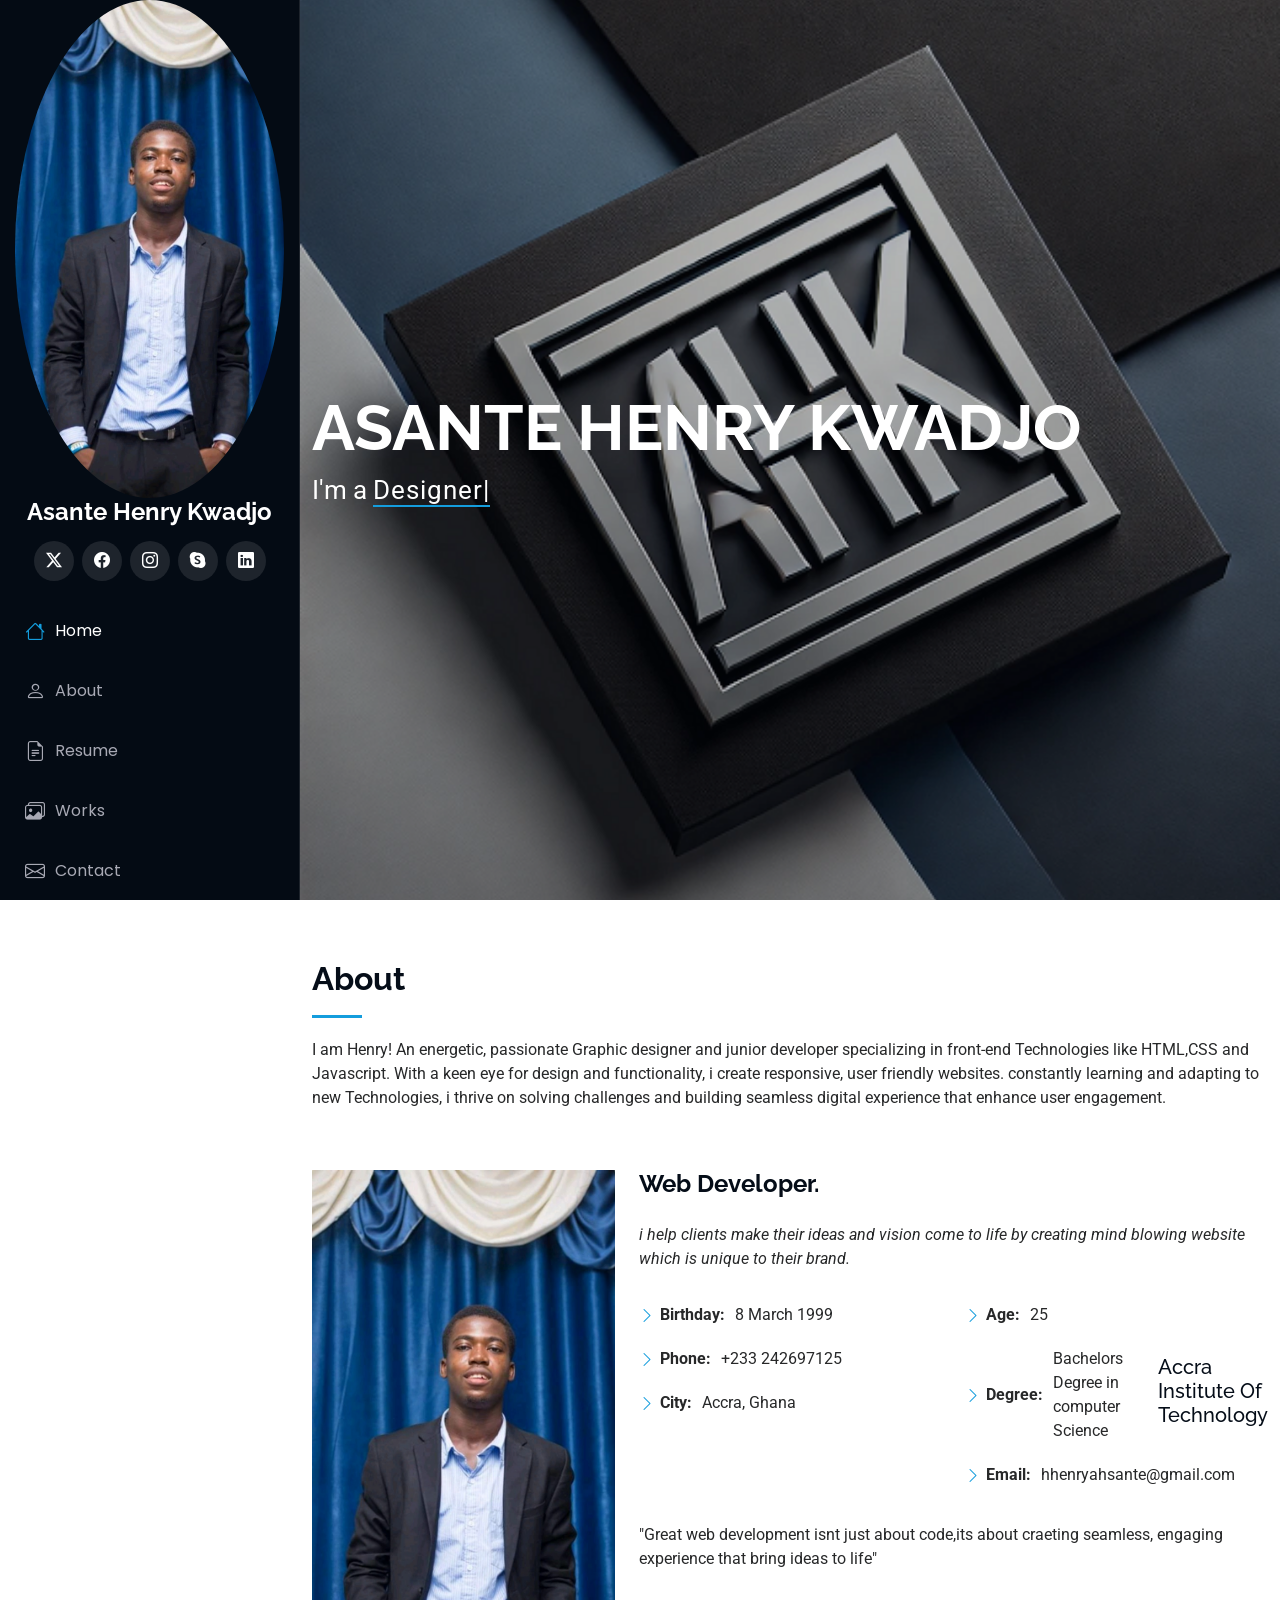
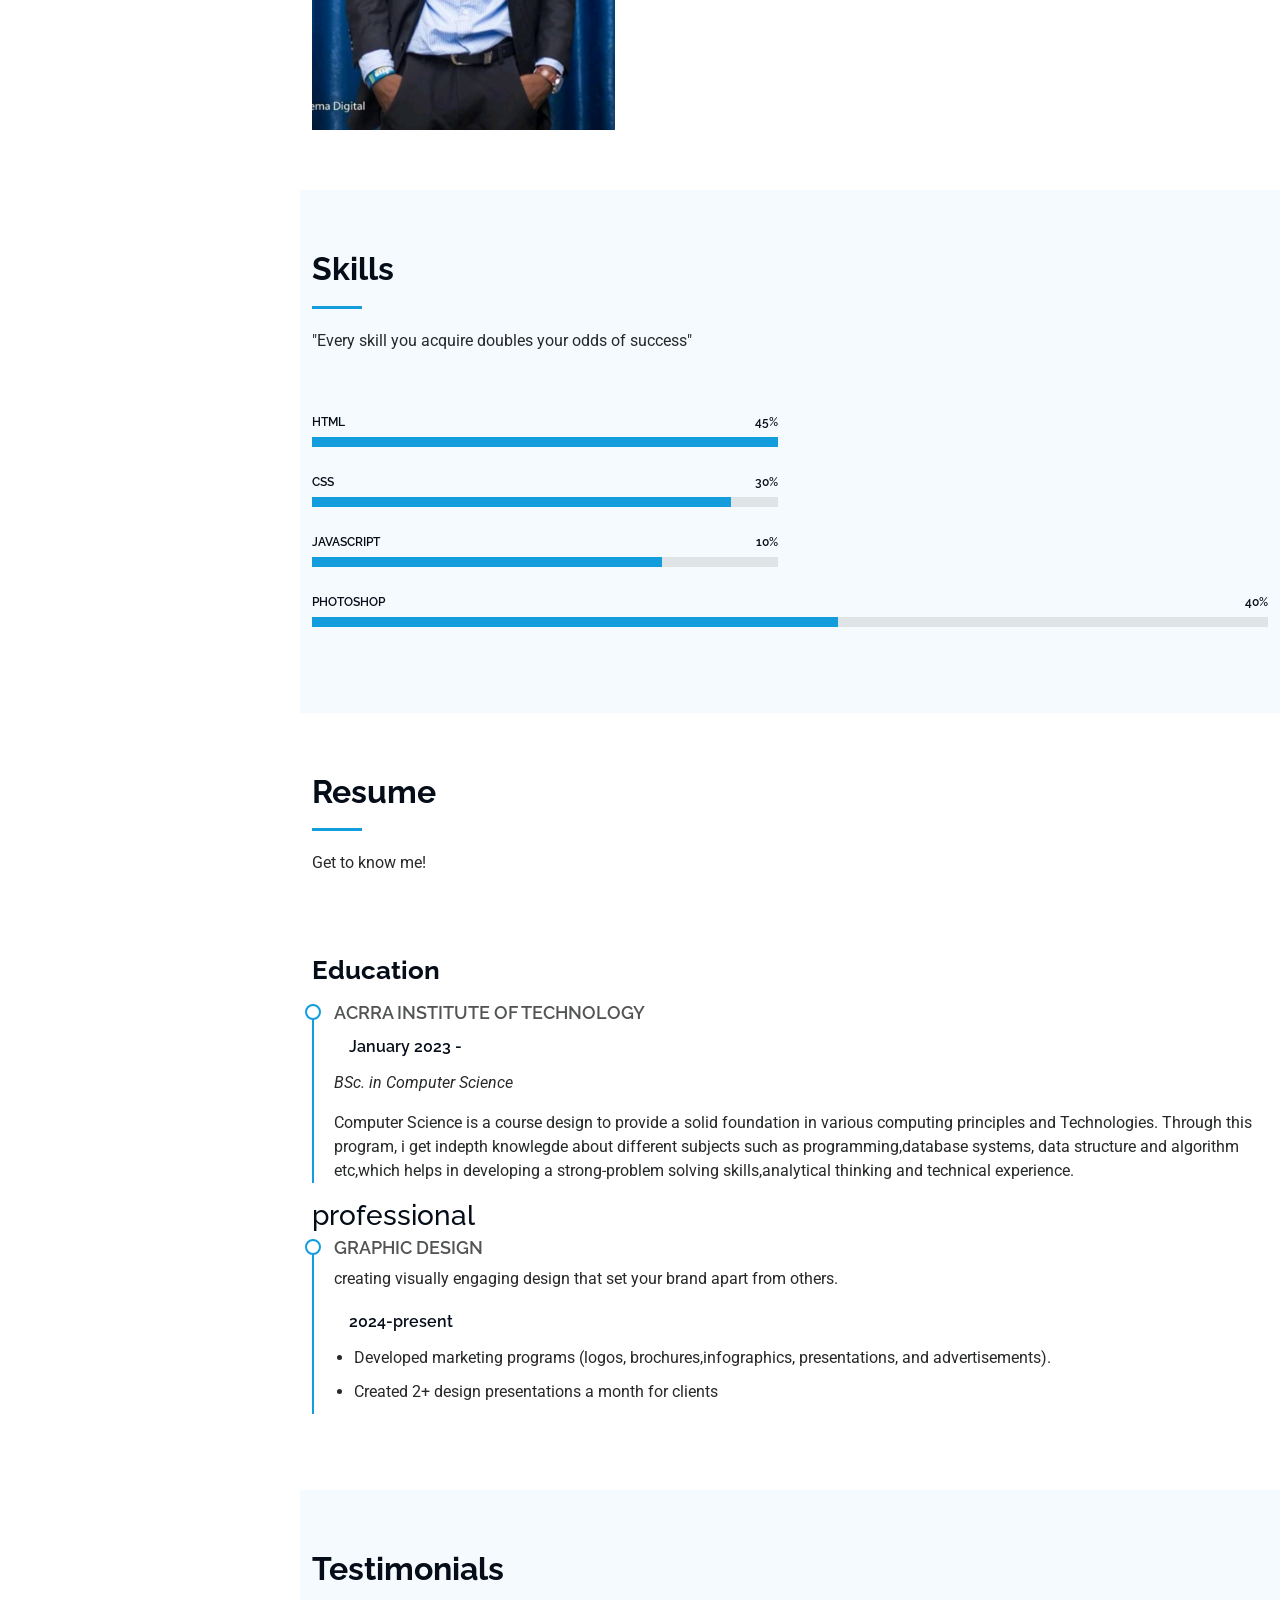
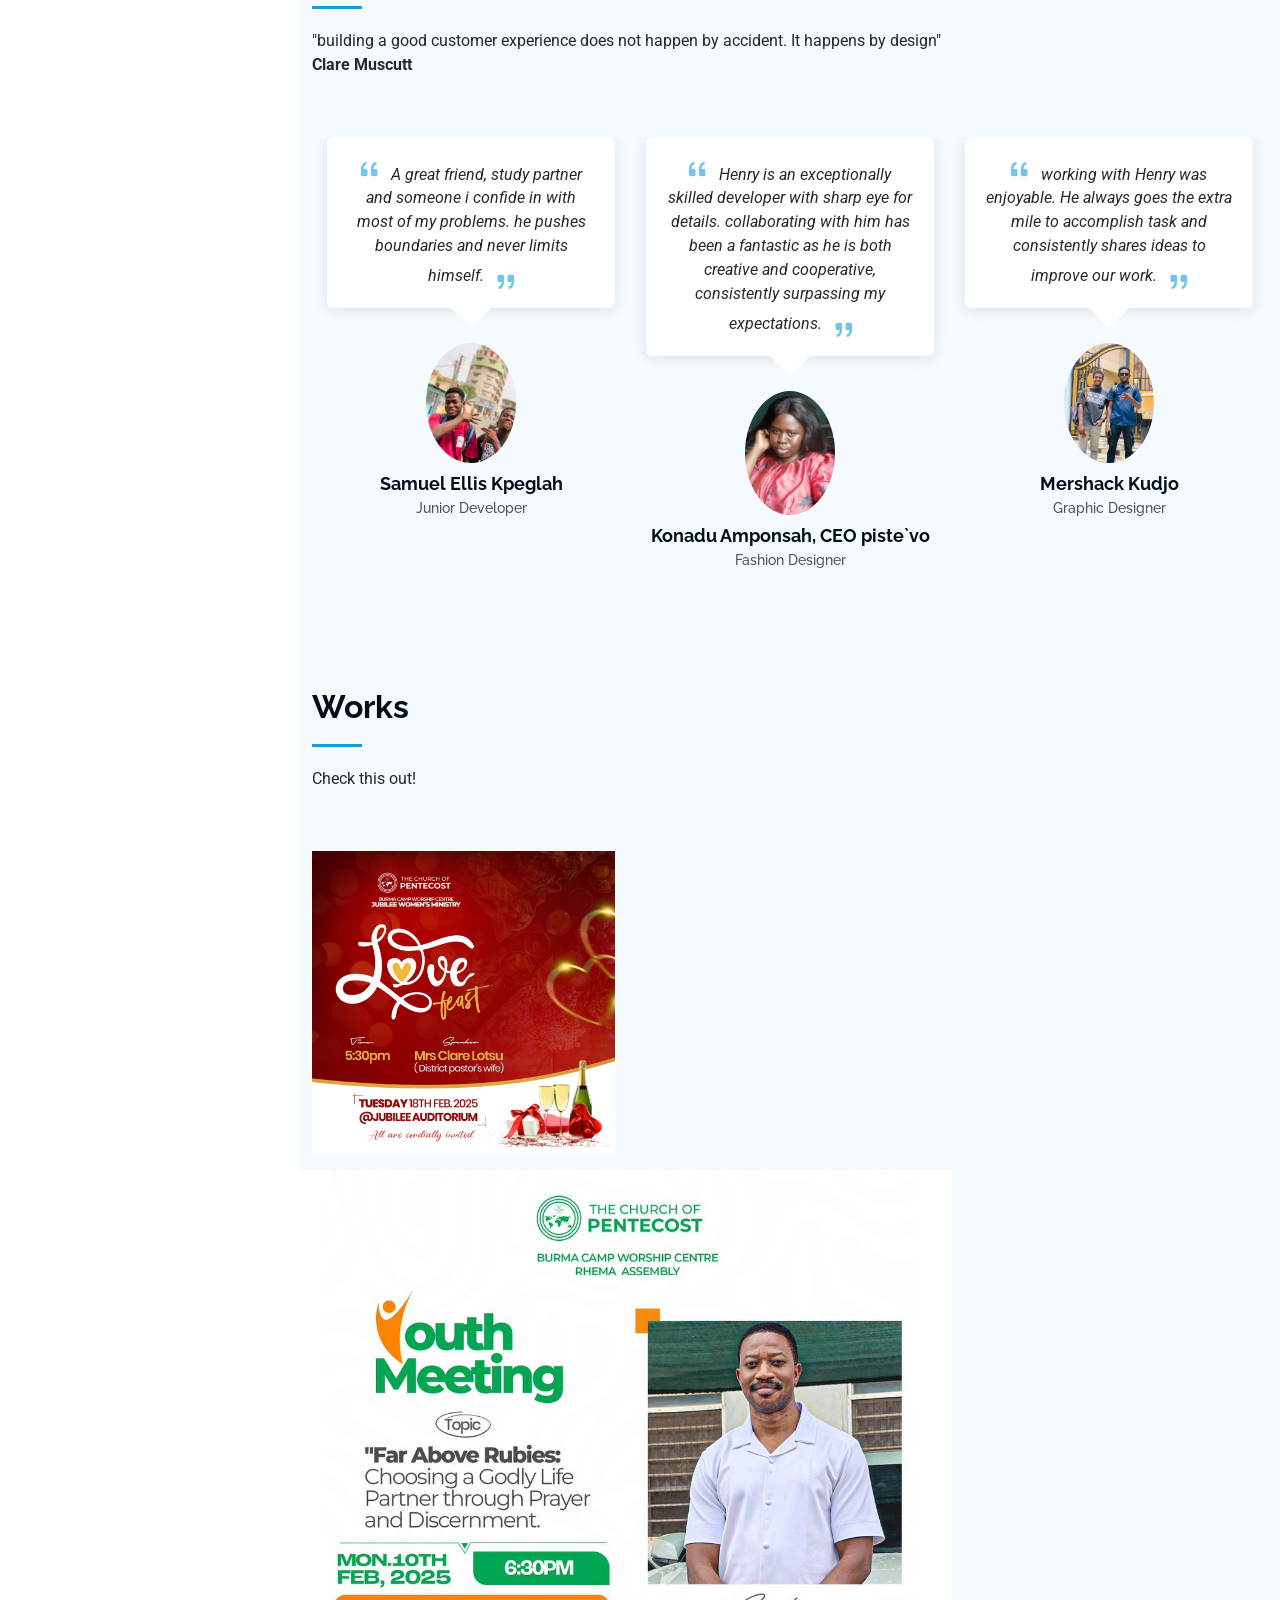
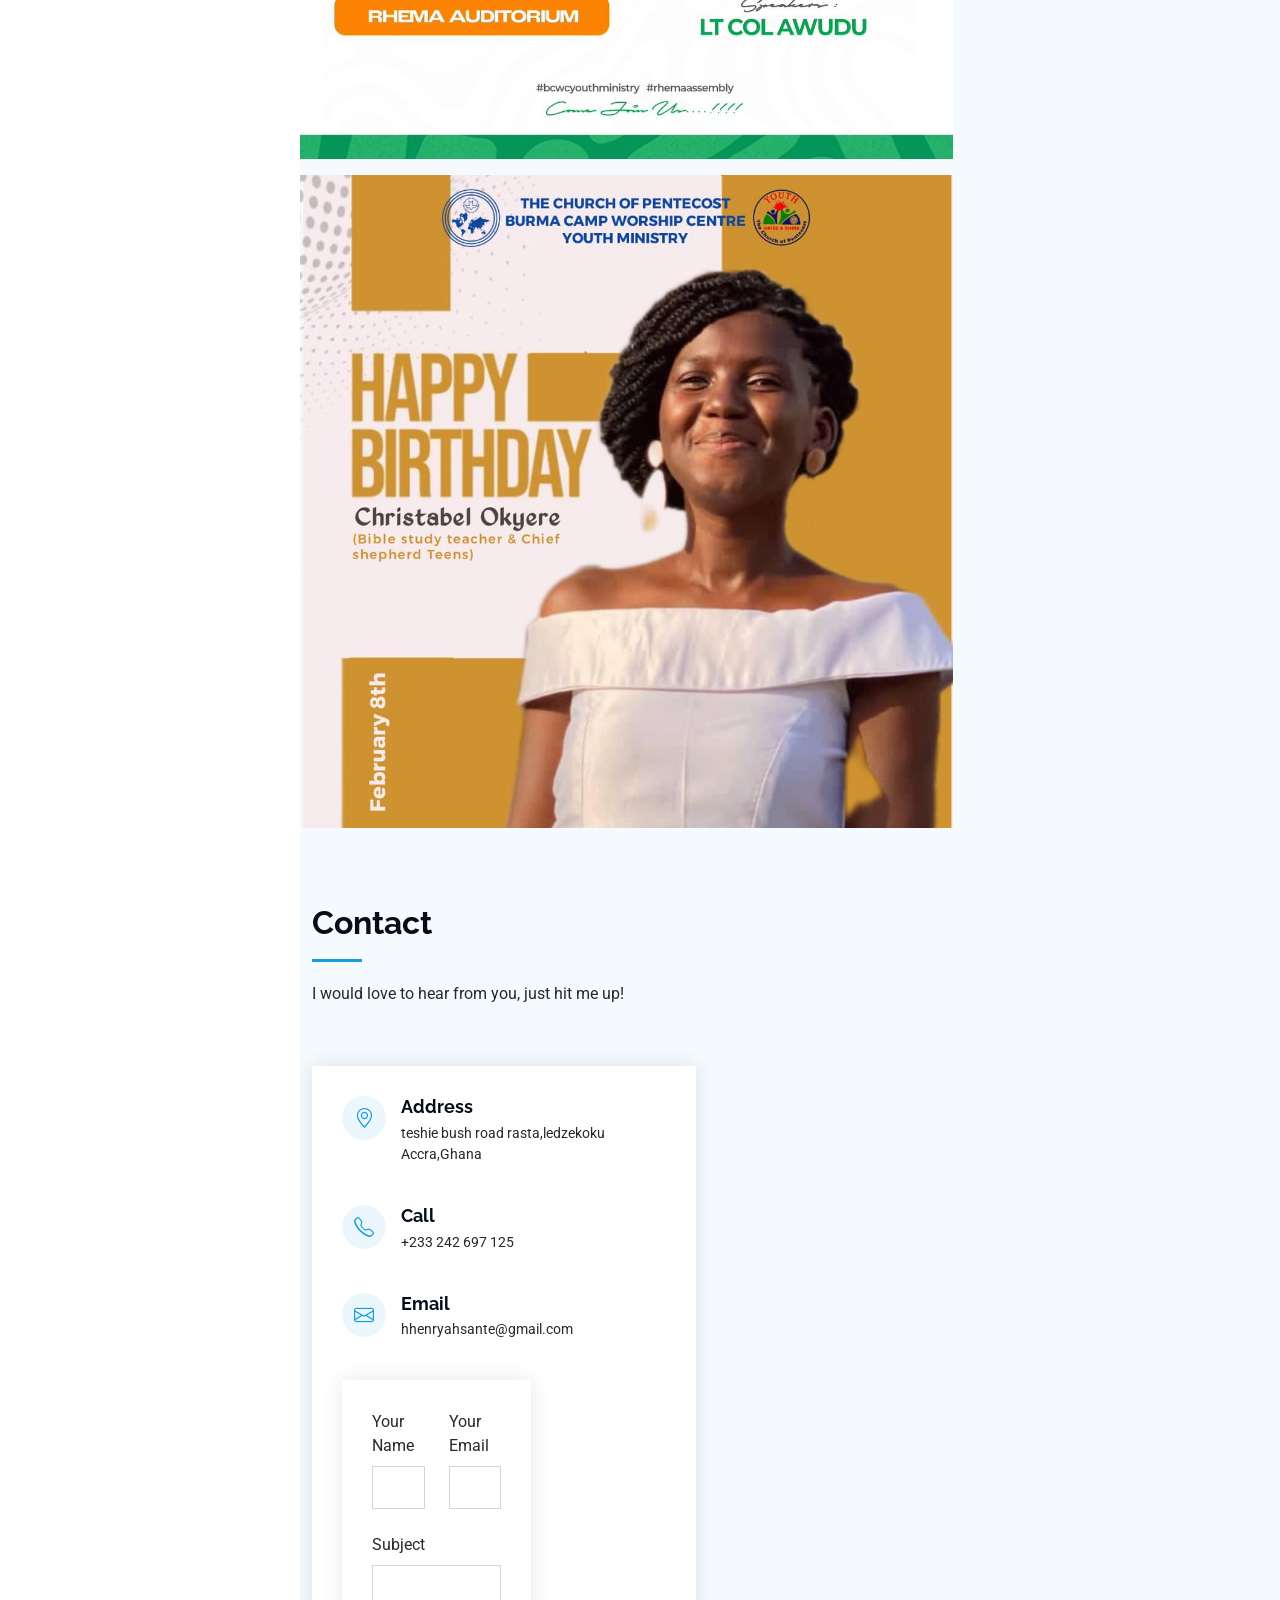
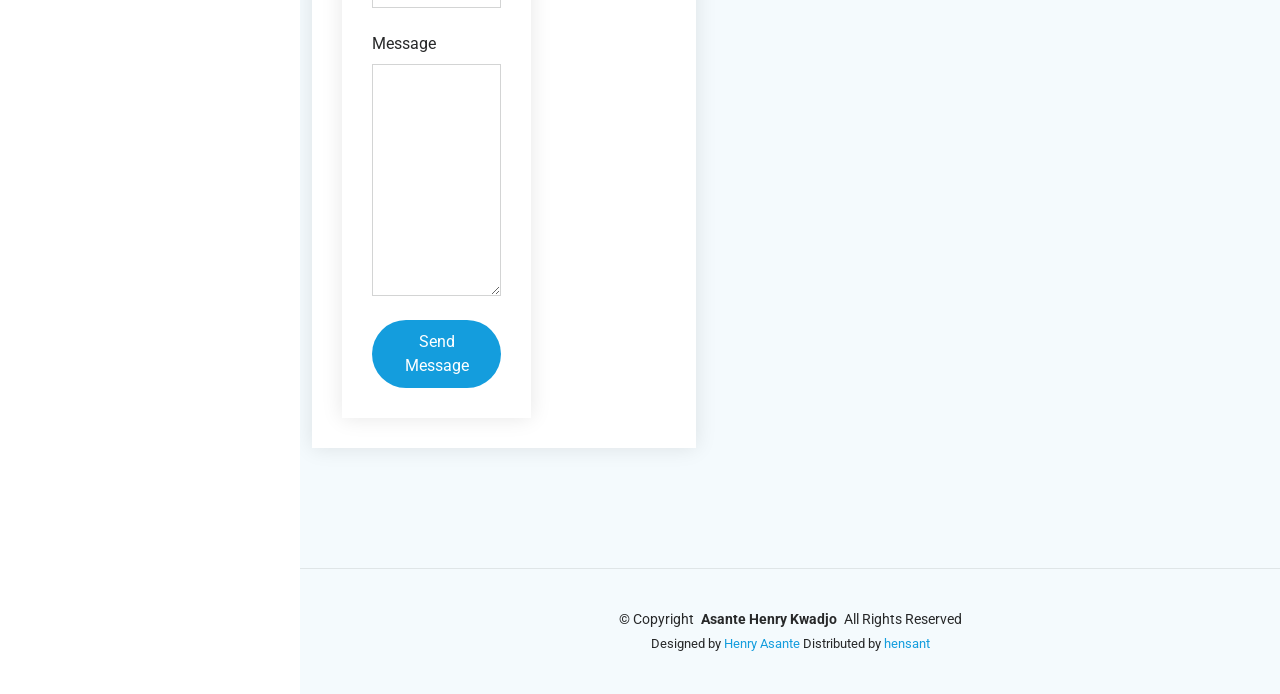
<file: index.html>
<!DOCTYPE html>
<html lang="en">
  <head>
    <meta charset="utf-8" />
    <meta content="width=device-width, initial-scale=1.0" name="viewport" />
    <title>Index - ASANTE HENRY KWADJO</title>
    <meta content="" name="description" />
    <meta content="" name="keywords" />

    <!-- Favicons -->
    <link href="assets/img/ahk.png" rel="icon" />
    <link href="assets/img/ahk.png" rel="apple-touch-icon" />

    <!-- Fonts -->
    <link href="https://fonts.googleapis.com" rel="preconnect" />
    <link href="https://fonts.gstatic.com" rel="preconnect" crossorigin />
    <link
      href="https://fonts.googleapis.com/css2?family=Roboto:ital,wght@0,100;0,300;0,400;0,500;0,700;0,900;1,100;1,300;1,400;1,500;1,700;1,900&family=Poppins:ital,wght@0,100;0,200;0,300;0,400;0,500;0,600;0,700;0,800;0,900;1,100;1,200;1,300;1,400;1,500;1,600;1,700;1,800;1,900&family=Raleway:ital,wght@0,100;0,200;0,300;0,400;0,500;0,600;0,700;0,800;0,900;1,100;1,200;1,300;1,400;1,500;1,600;1,700;1,800;1,900&display=swap"
      rel="stylesheet"
    />

    <!-- Vendor CSS Files -->
    <link
      href="assets/vendor/bootstrap/css/bootstrap.min.css"
      rel="stylesheet"
    />
    <link
      href="assets/vendor/bootstrap-icons/bootstrap-icons.css"
      rel="stylesheet"
    />
    <link href="assets/vendor/aos/aos.css" rel="stylesheet" />
    <link
      href="assets/vendor/glightbox/css/glightbox.min.css"
      rel="stylesheet"
    />
    <link href="assets/vendor/swiper/swiper-bundle.min.css" rel="stylesheet" />

    <!-- Main CSS File -->
    <link href="assets/css/main.css" rel="stylesheet" />

    <!-- =======================================================
  * Template Name: iPortfolio
  * Template URL: https://bootstrapmade.com/iportfolio-bootstrap-portfolio-websites-template/
  * Updated: Jun 29 2024 with Bootstrap v5.3.3
  * Author: BootstrapMade.com
  * License: https://bootstrapmade.com/license/
  ======================================================== -->
  </head>

  <body class="index-page">
    <header id="header" class="header dark-background d-flex flex-column">
      <i class="header-toggle d-xl-none bi bi-list"></i>

      <div class="my-profile-img">
        <img
          src="assets/img/wall.jpg"
          alt=""
          class="img-fluid rounded-circle"
        />
      </div>

      <a
        href="index.html"
        class="logo d-flex align-items-center justify-content-center"
      >
        <!-- Uncomment the line below if you also wish to use an image logo -->
        <!-- <img src="assets/img/ahk.png" alt=""> -->
        <h1 class="sitename">Asante Henry Kwadjo</h1>
      </a>

      <div class="social-links text-center">
        <a
          href="https://www.x.com/Hhenry7125?t=q-4SQLYrN2U12h4_o1OJ0g&s=09"
          class="twitter"
          ><i class="bi bi-twitter-x"></i
        ></a>
        <a href="https://www.facebook.com/asante.henry.9" class="facebook"
          ><i class="bi bi-facebook"></i
        ></a>
        <a href="https://www.instagram.com/hhenry_ahsante?igsh=ZGc5MThyemRmbjly" class="instagram"
          ><i class="bi bi-instagram"></i
        ></a>
        <a href="#" class="google-plus"><i class="bi bi-skype"></i></a>
        <a
          href="https://www.linkedin.com/in/hhenry-ahsante-43342a321"
          class="linkedin"
          ><i class="bi bi-linkedin"></i
        ></a>
      </div>

      <nav id="navmenu" class="navmenu">
        <ul>
          <li>
            <a href="#henry" class="active"
              ><i class="bi bi-house navicon"></i>Home</a
            >
          </li>
          <li>
            <a href="#about"><i class="bi bi-person navicon"></i> About</a>
          </li>
          <li>
            <a href="#resume"
              ><i class="bi bi-file-earmark-text navicon"></i> Resume</a
            >
          </li>
          
          <li>
            <a href="#works"
              ><i class="bi bi-images navicon"></i>Works</a>
            </li>
          
          <li>
            <a href="#contact"
              ><i class="bi bi-envelope navicon"></i> Contact</a
            >
          </li>
        </ul>
      </nav>
    </header>

    <main class="main">
      <!-- Hero Section -->
      <section id="henry" class="hero section dark-background">
        <img src="assets/img/ahk.png " alt="" data-aos="fade-in" class="" />

        <div class="container" data-aos="fade-up" data-aos-delay="100">
          <h2>ASANTE HENRY KWADJO</h2>
          <p>
            I'm a
            <span class="typed" data-typed-items="Designer, Developer, "
              >Designer</span
            ><span
              class="typed-cursor typed-cursor--blink"
              aria-hidden="true"
            ></span
            ><span
              class="typed-cursor typed-cursor--blink"
              aria-hidden="true"
            ></span>
          </p>
        </div>
      </section>
      <!-- /Hero Section -->

      <!-- About Section -->
      <section id="about" class="about section">
        <!-- Section Title -->
        <div class="container section-title" data-aos="fade-up">
          <h2>About</h2>
          <p>
            I am Henry! An energetic, passionate Graphic designer and junior developer
            specializing in front-end Technologies like HTML,CSS and Javascript.
             With a keen eye for design and functionality, i create responsive, user friendly websites. constantly
             learning and adapting to new Technologies, i thrive on solving challenges and building seamless digital 
             experience that enhance user engagement.
          </p>
        </div>
        <!-- End Section Title -->

        <div class="container" data-aos="fade-up" data-aos-delay="100">
          <div class="row gy-4 justify-content-center">
            <div class="col-lg-4">
              <img src="assets/img/wall.jpg" class="img-fluid" alt="" />
            </div>
            <div class="col-lg-8 content">
              <h2>Web Developer.</h2>
              <p class="fst-italic py-3">
                i help clients make their ideas and vision come to life by
                creating mind blowing website which is unique to their brand.
              </p>
              <div class="row">
                <div class="col-lg-6">
                  <ul>
                    <li>
                      <i class="bi bi-chevron-right"></i>
                      <strong>Birthday:</strong> <span>8 March 1999</span>
                    </li>

                    <li>
                      <i class="bi bi-chevron-right"></i>
                      <strong>Phone:</strong> <span>+233 242697125</span>
                    </li>
                    <li>
                      <i class="bi bi-chevron-right"></i>
                      <strong>City:</strong> <span>Accra, Ghana</span>
                    </li>
                  </ul>
                </div>
                <div class="col-lg-6">
                  <ul>
                    <li>
                      <i class="bi bi-chevron-right"></i> <strong>Age:</strong>
                      <span>25</span>
                    </li>
                    <li>
                      <i class="bi bi-chevron-right"></i>
                      <strong>Degree:</strong>
                      <span>Bachelors Degree in computer Science</span>
                      <p><h5>Accra Institute Of Technology</h5></p>
                    </li>
                    <li>
                      <i class="bi bi-chevron-right"></i>
                      <strong>Email:</strong>
                      <span>hhenryahsante@gmail.com</span>
                    </li>
                  </ul>
                </div>
              </div>
              <p class="py-3">
                "Great web development isnt just about code,its about craeting seamless,
                engaging experience that bring ideas to life"
              </p>
            </div>
          </div>
        </div>
      </section>
      <!-- /About Section -->

      <!-- Skills Section -->
      <section id="skills" class="skills section light-background">
        <!-- Section Title -->
        <div class="container section-title" data-aos="fade-up">
          <h2>Skills</h2>
          <p>
           "Every skill you acquire doubles  your odds of success"
          </p>
        </div>
        <!-- End Section Title -->

        <div class="container" data-aos="fade-up" data-aos-delay="100">
          <div class="row skills-content skills-animation">
            <div class="col-lg-6">
              <div class="progress">
                <span class="skill"
                  ><span>HTML</span> <i class="val">45%</i></span
                >
                <div class="progress-bar-wrap">
                  <div
                    class="progress-bar"
                    role="progressbar"
                    aria-valuenow="100"
                    aria-valuemin="0"
                    aria-valuemax="100"
                  ></div>
                </div>
              </div>
              <!-- End Skills Item -->

              <div class="progress">
                <span class="skill"
                  ><span>CSS</span> <i class="val">30%</i></span
                >
                <div class="progress-bar-wrap">
                  <div
                    class="progress-bar"
                    role="progressbar"
                    aria-valuenow="90"
                    aria-valuemin="0"
                    aria-valuemax="100"
                  ></div>
                </div>
              </div>
              <!-- End Skills Item -->

              <div class="progress">
                <span class="skill"
                  ><span>JavaScript</span> <i class="val">10%</i></span
                >
                <div class="progress-bar-wrap">
                  <div
                    class="progress-bar"
                    role="progressbar"
                    aria-valuenow="75"
                    aria-valuemin="0"
                    aria-valuemax="100"
                  ></div>
                </div>
              </div>
              <!-- End Skills Item -->
            </div>

            
              <div class="progress">
                <span class="skill"
                  ><span>Photoshop</span> <i class="val">40%</i></span
                >
                <div class="progress-bar-wrap">
                  <div
                    class="progress-bar"
                    role="progressbar"
                    aria-valuenow="55"
                    aria-valuemin="0"
                    aria-valuemax="100"
                  ></div>
                </div>
              </div>
              <!-- End Skills Item -->
            </div>
          </div>
        </div>
      </section>
      <!-- /Skills Section -->

      <!-- Resume Section -->
      <section id="resume" class="resume section">
        <!-- Section Title -->
        <div class="container section-title" data-aos="fade-up">
          <h2>Resume</h2>
          <p>
           Get to know me! 
          </p>
        </div>
        <!-- End Section Title -->
           
        <div class="container">
        <div class="row">
          <div class="col-l6" data-aos="fade-up"
          data-aos-delay="100">
          <h3 class="resume-title">Education</h3>
              <div class="resume-item pb-0">
                <h4>Acrra Institute Of Technology</h4>
                <h5>January 2023 - </h5>
                <p><em>BSc. in Computer Science</em></p>
                <p>
                  Computer Science is a course design to provide 
                  a solid foundation in various computing principles
                  and Technologies. Through this program, i get indepth knowlegde about 
                  different subjects such as programming,database systems, data structure and algorithm etc,which helps in 
                  developing a strong-problem solving skills,analytical thinking and technical experience.
                </p>
              </div>
              <!-- Edn Resume Item -->
              <!-- Edn Resume Item -->
            </div>
            </div>
          

            <div class="col-lg-6" data-aos="fade-up"
            data-aos-delay="200"></div>
              <h3 class="resume-tittle">professional</h3>
              <div class="resume-item">
                <h4>Graphic design </h4>
                <p> creating visually engaging design that set your brand apart from others.</p>
                <h5>2024-present</h5>
                <ul>
                  <li>
                    Developed marketing programs (logos,
                    brochures,infographics, presentations, and advertisements).
                  </li>
                 
                  <li>
                    Created 2+ design presentations a month for
                    clients 
                  </li>
                </ul>
              </div>
              <!-- Edn Resume Item -->
      </section>
      <!-- /Resume Section -->

      <!-- Testimonials Section -->
      <section id="testimonials" class="testimonials section light-background">
        <!-- Section Title -->
        <div class="container section-title" data-aos="fade-up">
          <h2>Testimonials</h2>
          <p>
            "building a good customer experience does not happen by accident.
            It happens by design"</p>
            <p>
              <strong>Clare Muscutt</strong>
            </p>
        </div>
        <!-- End Section Title -->

        <div class="container" data-aos="fade-up" data-aos-delay="100">
          <div class="swiper init-swiper">
            <script type="application/json" class="swiper-config">
              {
                "loop": true,
                "speed": 600,
                "autoplay": {
                  "delay": 5000
                },
                "slidesPerView": "auto",
                "pagination": {
                  "el": ".swiper-pagination",
                  "type": "bullets",
                  "clickable": true
                },
                "breakpoints": {
                  "320": {
                    "slidesPerView": 1,
                    "spaceBetween": 40
                  },
                  "1200": {
                    "slidesPerView": 3,
                    "spaceBetween": 1
                  }
                }
              }
            </script>
            <div class="swiper-wrapper">
              <div class="swiper-slide">
                <div class="testimonial-item">
                  <p>
                    <i class="bi bi-quote quote-icon-left"></i>
                    <span
                      >A great friend, study partner and someone i confide in with most of my problems.
                      he pushes boundaries and never limits himself.</span
                    >
                    <i class="bi bi-quote quote-icon-right"></i>
                  </p>
                  <img
                    src="assets/img/testimonials/ellis.jpg"
                    class="testimonial-img"
                    alt=""
                  />
                  <h3>Samuel Ellis Kpeglah</h3>
                  <h4>Junior Developer</h4>
                </div>
              </div>
              <!-- End testimonial item -->

              <div class="swiper-slide">
                <div class="testimonial-item">
                  <p>
                    <i class="bi bi-quote quote-icon-left"></i>
                    <span
                      >Henry is an exceptionally skilled developer with sharp eye for details.
                      collaborating with him has been a fantastic as he is both creative and cooperative,
                        consistently surpassing my expectations. </span
                    >
                    <i class="bi bi-quote quote-icon-right"></i>
                  </p>
                  <img
                    src="assets/img/testimonials/nana.jpg"
                    class="testimonial-img"
                    alt=""
                  />
                  <h3>Konadu Amponsah, CEO piste`vo</h3>
                  <h4>Fashion Designer</h4>
                </div>
              </div>
              <!-- End testimonial item -->

              <div class="swiper-slide">
                <div class="testimonial-item">
                  <p>
                    <i class="bi bi-quote quote-icon-left"></i>
                    <span
                      >working with Henry was enjoyable. He always goes the extra mile to accomplish task and consistently
                      shares ideas to improve our work.
                      </span>
                    <i class="bi bi-quote quote-icon-right"></i>
                  </p>
                  <img
                    src="assets/img/testimonials/shark.jpg"
                    class="testimonial-img"
                    alt=""
                  />
                  <h3>Mershack Kudjo</h3>
                  <h4>Graphic Designer</h4>
                </div>
              </div>
              <!-- End testimonial item -->
            </div>
            <div class="swiper-pagination"></div>
          </div>
        </div>
        </section>
              
              <!-- /testimonial section-->
      
      <!-- /works section-->
      <section id="works" class="works section light-background">
        <!-- section Title -->
        <div class="container section-title" data-aos="fade-up">
       <h2>Works</h2> 
        <p>Check this out!</p>  
        </div><!--End Section Tittle-->
        <div class="container">
          <div row gy-4>
          <div class="isotope-layout" data-default-filter="*" data-layout="masonry"
            data-sort="original-order">
            <!-- ==========
            <ul class="works-filter isotope-filters" data-aos="fade-up"
              data-aos-dalay="100">
              <li data-filter="*" class="filter-active">All</li>
             <li data-filter=".filter-app">App</li>
              <li data-filter=".filter-product">product</li>
              <li data-filter=".filter-branding">Branding</li> 
              <li data-filter=".filter-books">Books</li>
            </ul> ========-->
            <div class="row gy-8 isotope-container" data-aos="fade-up"
              data-aos-delay="200">
              <div class="col-lg-4 col-md-6 work-item isotope-item filter-app">
                <div class="work-content h-100">
                  <p>
                      <img src="IMG-20250208-WA0009.jpg" class=img-fluid alt="">
                  </p>
                </div>
              </div>
            </div>
          </div>
        </div>
        </div>
        <div class="col-lg-8 col-md-6 work-item isotope-item filter-product">
          <div class="work-content h-100">
            <p>
              <img src="IMG-20250208-WA0012.jpg" class="img-fluid" alt="">
            </p>
            
          </div>
        </div>
        <div class="col-lg-8 col-md-6 work-iem isotope-item filter-product">
          <div class="work-content h-100">
           <p>
              <img src="IMG-20250208-WA0023.jpg" class="img-fluid" alt="">
           </p>
          </div>
        </div>
        <!-- End Works Section-->
       <!-- Contact Section -->
      <section id="contact" class="contact section">
        <!-- Section Title -->
        <div class="container section-title" data-aos="fade-up">
          <h2>Contact</h2>
          <p>
           I would love to hear from you, just hit me up!
          </p>
        </div>
        <!-- End Section Title -->

        <div class="container" data-aos="fade-up" data-aos-delay="100">
          <div class="row gy-4">
            <div class="col-lg-5">
              <div class="info-wrap">
                <div
                  class="info-item d-flex"
                  data-aos="fade-up"
                  data-aos-delay="200"
                >
                  <i class="bi bi-geo-alt flex-shrink-0"></i>
                  <div>
                    <h3>Address</h3>
                    <p>teshie bush road rasta,ledzekoku
                      Accra,Ghana
                    </p>
                  </div>
                </div>
                <!-- End Info Item -->

                <div
                  class="info-item d-flex"
                  data-aos="fade-up"
                  data-aos-delay="300"
                >
                  <i class="bi bi-telephone flex-shrink-0"></i>
                  <div>
                    <h3>Call</h3>
                    <p>+233 242 697 125</p>
                  </div>
                </div>
                <!-- End Info Item -->

                <div
                  class="info-item d-flex"
                  data-aos="fade-up"
                  data-aos-delay="400"
                >
                  <i class="bi bi-envelope flex-shrink-0"></i>
                  <div>
                    <h3>Email</h3>
                    <p>hhenryahsante@gmail.com</p>
                  </div>
                </div>
                <!-- End Info Item -->

                

            <div class="col-lg-7">
              <form
                action="forms/contact.php"
                method="post"
                class="php-email-form"
                data-aos="fade-up"
                data-aos-delay="200"
              >
                <div class="row gy-4">
                  <div class="col-md-6">
                    <label for="name-field" class="pb-2">Your Name</label>
                    <input
                      type="text"
                      name="name"
                      id="name-field"
                      class="form-control"
                      required=""
                    />
                  </div>

                  <div class="col-md-6">
                    <label for="email-field" class="pb-2">Your Email</label>
                    <input
                      type="email"
                      class="form-control"
                      name="email"
                      id="email-field"
                      required=""
                    />
                  </div>

                  <div class="col-md-12">
                    <label for="subject-field" class="pb-2">Subject</label>
                    <input
                      type="text"
                      class="form-control"
                      name="subject"
                      id="subject-field"
                      required=""
                    />
                  </div>

                  <div class="col-md-12">
                    <label for="message-field" class="pb-2">Message</label>
                    <textarea
                      class="form-control"
                      name="message"
                      rows="10"
                      id="message-field"
                      required=""
                    ></textarea>
                  </div>

                  <div class="col-md-12 text-center">
                    <div class="loading">Loading</div>
                    <div class="error-message"></div>
                    <div class="sent-message">
                      Your message has been sent. Thank you!
                    </div>

                    <button type="submit">Send Message</button>
                  </div>
                </div>
              </form>
            </div>
            <!-- End Contact Form -->
          </div>
        </div>
      </section>
      <!-- /Contact Section -->
    </main>

    <footer id="footer" class="footer position-relative light-background">
      <div class="container">
        <div class="copyright text-center">
          <p>
            © <span>Copyright</span>
            <strong class="px-1 sitename">Asante Henry Kwadjo</strong>
            <span>All Rights Reserved</span>
          </p>
        </div>
        <div class="credits">
          <!-- All the links in the footer should remain intact. -->
          <!-- You can delete the links only if you've purchased the pro version. -->
          <!-- Licensing information: https://bootstrapmade.com/license/ -->
          <!-- Purchase the pro version with working PHP/AJAX contact form: [buy-url] -->
          Designed by
          <a href="#">Henry Asante</a> Distributed by
          <a href="#">hensant</a>
        </div>
      </div>
    </footer>

    <!-- Scroll Top -->
    <a
      href="#"
      id="scroll-top"
      class="scroll-top d-flex align-items-center justify-content-center"
      ><i class="bi bi-arrow-up-short"></i
    ></a>

    <!-- Preloader -->
    <div id="preloader"></div>

    <!-- Vendor JS Files -->
    <script src="assets/vendor/bootstrap/js/bootstrap.bundle.min.js"></script>
    <script src="assets/vendor/php-email-form/validate.js"></script>
    <script src="assets/vendor/aos/aos.js"></script>
    <script src="assets/vendor/typed.js/typed.umd.js"></script>
    <script src="assets/vendor/purecounter/purecounter_vanilla.js"></script>
    <script src="assets/vendor/waypoints/noframework.waypoints.js"></script>
    <script src="assets/vendor/glightbox/js/glightbox.min.js"></script>
    <script src="assets/vendor/imagesloaded/imagesloaded.pkgd.min.js"></script>
    <script src="assets/vendor/isotope-layout/isotope.pkgd.min.js"></script>
    <script src="assets/vendor/swiper/swiper-bundle.min.js"></script>

    <!-- Main JS File -->
    <script src="assets/js/main.js"></script>
  </body>
</html>
</file>
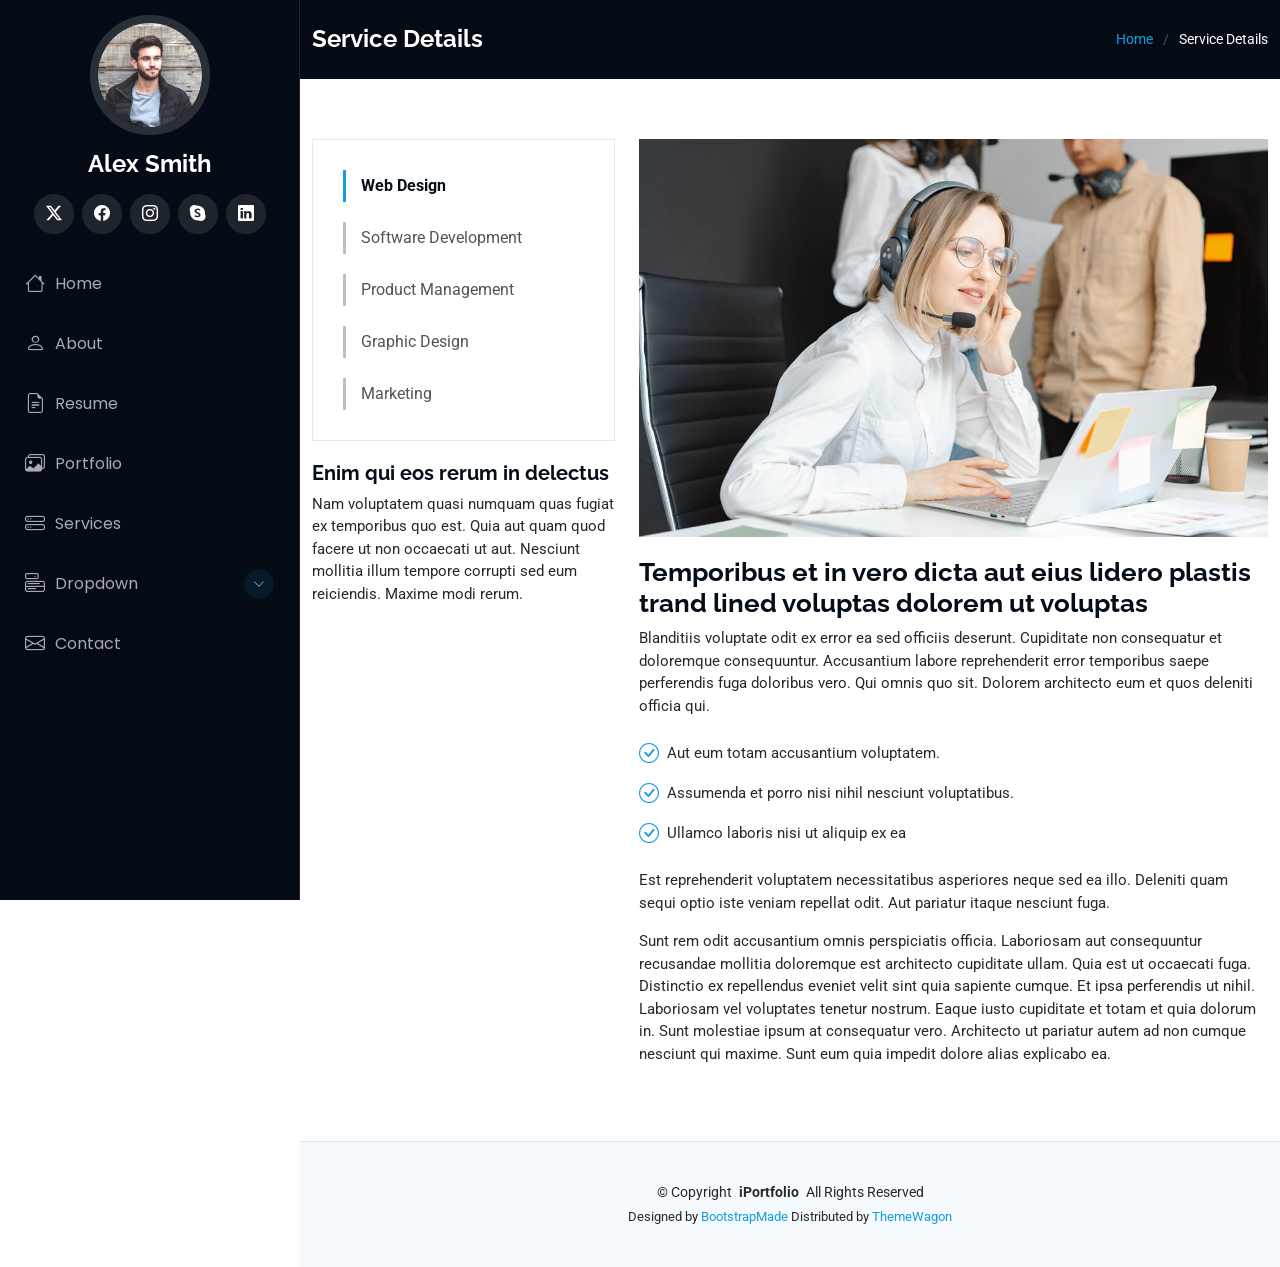
<file: service-details.html>
<!DOCTYPE html>
<html lang="en">

<head>
  <meta charset="utf-8">
  <meta content="width=device-width, initial-scale=1.0" name="viewport">
  <title>Service Details - iPortfolio Bootstrap Template</title>
  <meta content="" name="description">
  <meta content="" name="keywords">

  <!-- Favicons -->
  <link href="assets/img/favicon.png" rel="icon">
  <link href="assets/img/apple-touch-icon.png" rel="apple-touch-icon">

  <!-- Fonts -->
  <link href="https://fonts.googleapis.com" rel="preconnect">
  <link href="https://fonts.gstatic.com" rel="preconnect" crossorigin>
  <link href="https://fonts.googleapis.com/css2?family=Roboto:ital,wght@0,100;0,300;0,400;0,500;0,700;0,900;1,100;1,300;1,400;1,500;1,700;1,900&family=Poppins:ital,wght@0,100;0,200;0,300;0,400;0,500;0,600;0,700;0,800;0,900;1,100;1,200;1,300;1,400;1,500;1,600;1,700;1,800;1,900&family=Raleway:ital,wght@0,100;0,200;0,300;0,400;0,500;0,600;0,700;0,800;0,900;1,100;1,200;1,300;1,400;1,500;1,600;1,700;1,800;1,900&display=swap" rel="stylesheet">

  <!-- Vendor CSS Files -->
  <link href="assets/vendor/bootstrap/css/bootstrap.min.css" rel="stylesheet">
  <link href="assets/vendor/bootstrap-icons/bootstrap-icons.css" rel="stylesheet">
  <link href="assets/vendor/aos/aos.css" rel="stylesheet">
  <link href="assets/vendor/glightbox/css/glightbox.min.css" rel="stylesheet">
  <link href="assets/vendor/swiper/swiper-bundle.min.css" rel="stylesheet">

  <!-- Main CSS File -->
  <link href="assets/css/main.css" rel="stylesheet">

  <!-- =======================================================
  * Template Name: iPortfolio
  * Template URL: https://bootstrapmade.com/iportfolio-bootstrap-portfolio-websites-template/
  * Updated: Jun 29 2024 with Bootstrap v5.3.3
  * Author: BootstrapMade.com
  * License: https://bootstrapmade.com/license/
  ======================================================== -->
</head>

<body class="service-details-page">

  <header id="header" class="header dark-background d-flex flex-column">
    <i class="header-toggle d-xl-none bi bi-list"></i>

    <div class="profile-img">
      <img src="assets/img/my-profile-img.jpg" alt="" class="img-fluid rounded-circle">
    </div>

    <a href="index.html" class="logo d-flex align-items-center justify-content-center">
      <!-- Uncomment the line below if you also wish to use an image logo -->
      <!-- <img src="assets/img/logo.png" alt=""> -->
      <h1 class="sitename">Alex Smith</h1>
    </a>

    <div class="social-links text-center">
      <a href="#" class="twitter"><i class="bi bi-twitter-x"></i></a>
      <a href="#" class="facebook"><i class="bi bi-facebook"></i></a>
      <a href="#" class="instagram"><i class="bi bi-instagram"></i></a>
      <a href="#" class="google-plus"><i class="bi bi-skype"></i></a>
      <a href="#" class="linkedin"><i class="bi bi-linkedin"></i></a>
    </div>

    <nav id="navmenu" class="navmenu">
      <ul>
        <li><a href="#hero"><i class="bi bi-house navicon"></i>Home</a></li>
        <li><a href="#about"><i class="bi bi-person navicon"></i> About</a></li>
        <li><a href="#resume"><i class="bi bi-file-earmark-text navicon"></i> Resume</a></li>
        <li><a href="#portfolio"><i class="bi bi-images navicon"></i> Portfolio</a></li>
        <li><a href="#services"><i class="bi bi-hdd-stack navicon"></i> Services</a></li>
        <li class="dropdown"><a href="#"><i class="bi bi-menu-button navicon"></i> <span>Dropdown</span> <i class="bi bi-chevron-down toggle-dropdown"></i></a>
          <ul>
            <li><a href="#">Dropdown 1</a></li>
            <li class="dropdown"><a href="#"><span>Deep Dropdown</span> <i class="bi bi-chevron-down toggle-dropdown"></i></a>
              <ul>
                <li><a href="#">Deep Dropdown 1</a></li>
                <li><a href="#">Deep Dropdown 2</a></li>
                <li><a href="#">Deep Dropdown 3</a></li>
                <li><a href="#">Deep Dropdown 4</a></li>
                <li><a href="#">Deep Dropdown 5</a></li>
              </ul>
            </li>
            <li><a href="#">Dropdown 2</a></li>
            <li><a href="#">Dropdown 3</a></li>
            <li><a href="#">Dropdown 4</a></li>
          </ul>
        </li>
        <li><a href="#contact"><i class="bi bi-envelope navicon"></i> Contact</a></li>
      </ul>
    </nav>

  </header>

  <main class="main">

    <!-- Page Title -->
    <div class="page-title dark-background">
      <div class="container d-lg-flex justify-content-between align-items-center">
        <h1 class="mb-2 mb-lg-0">Service Details</h1>
        <nav class="breadcrumbs">
          <ol>
            <li><a href="index.html">Home</a></li>
            <li class="current">Service Details</li>
          </ol>
        </nav>
      </div>
    </div><!-- End Page Title -->

    <!-- Service Details Section -->
    <section id="service-details" class="service-details section">

      <div class="container">

        <div class="row gy-4">

          <div class="col-lg-4" data-aos="fade-up" data-aos-delay="100">
            <div class="services-list">
              <a href="#" class="active">Web Design</a>
              <a href="#">Software Development</a>
              <a href="#">Product Management</a>
              <a href="#">Graphic Design</a>
              <a href="#">Marketing</a>
            </div>

            <h4>Enim qui eos rerum in delectus</h4>
            <p>Nam voluptatem quasi numquam quas fugiat ex temporibus quo est. Quia aut quam quod facere ut non occaecati ut aut. Nesciunt mollitia illum tempore corrupti sed eum reiciendis. Maxime modi rerum.</p>
          </div>

          <div class="col-lg-8" data-aos="fade-up" data-aos-delay="200">
            <img src="assets/img/services.jpg" alt="" class="img-fluid services-img">
            <h3>Temporibus et in vero dicta aut eius lidero plastis trand lined voluptas dolorem ut voluptas</h3>
            <p>
              Blanditiis voluptate odit ex error ea sed officiis deserunt. Cupiditate non consequatur et doloremque consequuntur. Accusantium labore reprehenderit error temporibus saepe perferendis fuga doloribus vero. Qui omnis quo sit. Dolorem architecto eum et quos deleniti officia qui.
            </p>
            <ul>
              <li><i class="bi bi-check-circle"></i> <span>Aut eum totam accusantium voluptatem.</span></li>
              <li><i class="bi bi-check-circle"></i> <span>Assumenda et porro nisi nihil nesciunt voluptatibus.</span></li>
              <li><i class="bi bi-check-circle"></i> <span>Ullamco laboris nisi ut aliquip ex ea</span></li>
            </ul>
            <p>
              Est reprehenderit voluptatem necessitatibus asperiores neque sed ea illo. Deleniti quam sequi optio iste veniam repellat odit. Aut pariatur itaque nesciunt fuga.
            </p>
            <p>
              Sunt rem odit accusantium omnis perspiciatis officia. Laboriosam aut consequuntur recusandae mollitia doloremque est architecto cupiditate ullam. Quia est ut occaecati fuga. Distinctio ex repellendus eveniet velit sint quia sapiente cumque. Et ipsa perferendis ut nihil. Laboriosam vel voluptates tenetur nostrum. Eaque iusto cupiditate et totam et quia dolorum in. Sunt molestiae ipsum at consequatur vero. Architecto ut pariatur autem ad non cumque nesciunt qui maxime. Sunt eum quia impedit dolore alias explicabo ea.
            </p>
          </div>

        </div>

      </div>

    </section><!-- /Service Details Section -->

  </main>

  <footer id="footer" class="footer position-relative light-background">

    <div class="container">
      <div class="copyright text-center ">
        <p>© <span>Copyright</span> <strong class="px-1 sitename">iPortfolio</strong> <span>All Rights Reserved</span></p>
      </div>
      <div class="credits">
        <!-- All the links in the footer should remain intact. -->
        <!-- You can delete the links only if you've purchased the pro version. -->
        <!-- Licensing information: https://bootstrapmade.com/license/ -->
        <!-- Purchase the pro version with working PHP/AJAX contact form: [buy-url] -->
        Designed by <a href="https://bootstrapmade.com/">BootstrapMade</a> Distributed by <a href="https://themewagon.com">ThemeWagon</a>
      </div>
    </div>

  </footer>

  <!-- Scroll Top -->
  <a href="#" id="scroll-top" class="scroll-top d-flex align-items-center justify-content-center"><i class="bi bi-arrow-up-short"></i></a>

  <!-- Preloader -->
  <div id="preloader"></div>

  <!-- Vendor JS Files -->
  <script src="assets/vendor/bootstrap/js/bootstrap.bundle.min.js"></script>
  <script src="assets/vendor/php-email-form/validate.js"></script>
  <script src="assets/vendor/aos/aos.js"></script>
  <script src="assets/vendor/typed.js/typed.umd.js"></script>
  <script src="assets/vendor/purecounter/purecounter_vanilla.js"></script>
  <script src="assets/vendor/waypoints/noframework.waypoints.js"></script>
  <script src="assets/vendor/glightbox/js/glightbox.min.js"></script>
  <script src="assets/vendor/imagesloaded/imagesloaded.pkgd.min.js"></script>
  <script src="assets/vendor/isotope-layout/isotope.pkgd.min.js"></script>
  <script src="assets/vendor/swiper/swiper-bundle.min.js"></script>

  <!-- Main JS File -->
  <script src="assets/js/main.js"></script>

</body>

</html>
</file>
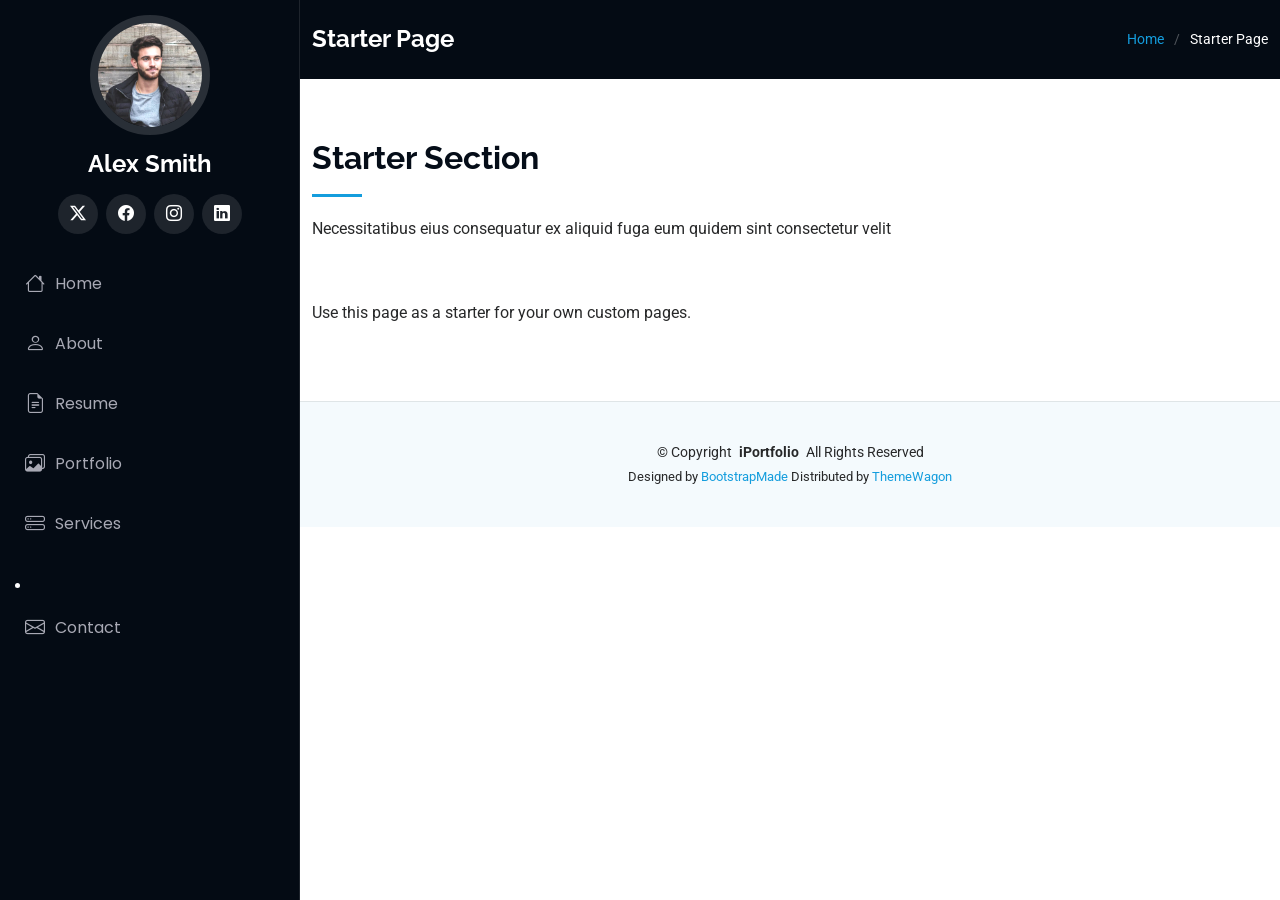
<file: starter-page.html>
<!DOCTYPE html>
<html lang="en">

<head>
  <meta charset="utf-8">
  <meta content="width=device-width, initial-scale=1.0" name="viewport">
  <title>Starter Page - iPortfolio Bootstrap Template</title>
  <meta content="" name="description">
  <meta content="" name="keywords">

  <!-- Favicons -->
  <link href="assets/img/favicon.png" rel="icon">
  <link href="assets/img/apple-touch-icon.png" rel="apple-touch-icon">

  <!-- Fonts -->
  <link href="https://fonts.googleapis.com" rel="preconnect">
  <link href="https://fonts.gstatic.com" rel="preconnect" crossorigin>
  <link href="https://fonts.googleapis.com/css2?family=Roboto:ital,wght@0,100;0,300;0,400;0,500;0,700;0,900;1,100;1,300;1,400;1,500;1,700;1,900&family=Poppins:ital,wght@0,100;0,200;0,300;0,400;0,500;0,600;0,700;0,800;0,900;1,100;1,200;1,300;1,400;1,500;1,600;1,700;1,800;1,900&family=Raleway:ital,wght@0,100;0,200;0,300;0,400;0,500;0,600;0,700;0,800;0,900;1,100;1,200;1,300;1,400;1,500;1,600;1,700;1,800;1,900&display=swap" rel="stylesheet">

  <!-- Vendor CSS Files -->
  <link href="assets/vendor/bootstrap/css/bootstrap.min.css" rel="stylesheet">
  <link href="assets/vendor/bootstrap-icons/bootstrap-icons.css" rel="stylesheet">
  <link href="assets/vendor/aos/aos.css" rel="stylesheet">
  <link href="assets/vendor/glightbox/css/glightbox.min.css" rel="stylesheet">
  <link href="assets/vendor/swiper/swiper-bundle.min.css" rel="stylesheet">

  <!-- Main CSS File -->
  <link href="assets/css/main.css" rel="stylesheet">

  <!-- =======================================================
  * Template Name: iPortfolio
  * Template URL: https://bootstrapmade.com/iportfolio-bootstrap-portfolio-websites-template/
  * Updated: Jun 29 2024 with Bootstrap v5.3.3
  * Author: BootstrapMade.com
  * License: https://bootstrapmade.com/license/
  ======================================================== -->
</head>

<body class="starter-page-page">

  <header id="header" class="header dark-background d-flex flex-column">
    <i class="header-toggle d-xl-none bi bi-list"></i>

    <div class="profile-img">
      <img src="assets/img/my-profile-img.jpg" alt="" class="img-fluid rounded-circle">
    </div>

    <a href="index.html" class="logo d-flex align-items-center justify-content-center">
      <!-- Uncomment the line below if you also wish to use an image logo -->
      <!-- <img src="assets/img/logo.png" alt=""> -->
      <h1 class="sitename">Alex Smith</h1>
    </a>

    <div class="social-links text-center">
      <a href="https://www.x.com/Hhenry7125?t=q-4SQLYrN2U12h4_o1OJ0g&s=09" class="twitter"><i class="bi bi-twitter-x"></i></a>
      <a href="https://www.facebook.com/asante.henry.9" class="facebook"><i class="bi bi-facebook"></i></a>
      <a href="https://www.instagram.com/hhenry_ahsante?igsh=ZGc5MThyemRmbjly" class="instagram" class="instagram"><i class="bi bi-instagram"></i></a>
      <a href="https://www.linkedin.com/in/hhenry-ahsante-43342a321" class="linkedin"><i class="bi bi-linkedin"></i></a>
    </div>

    <nav id="navmenu" class="navmenu">
      <ul>
        <li><a href="#hero"><i class="bi bi-house navicon"></i>Home</a></li>
        <li><a href="#about"><i class="bi bi-person navicon"></i> About</a></li>
        <li><a href="#resume"><i class="bi bi-file-earmark-text navicon"></i> Resume</a></li>
        <li><a href="#portfolio"><i class="bi bi-images navicon"></i> Portfolio</a></li>
        <li><a href="#services"><i class="bi bi-hdd-stack navicon"></i> Services</a></li>
       
          </ul>
        </li>
        <li><a href="#contact"><i class="bi bi-envelope navicon"></i> Contact</a></li>
      </ul>
    </nav>

  </header>

  <main class="main">

    <!-- Page Title -->
    <div class="page-title dark-background">
      <div class="container d-lg-flex justify-content-between align-items-center">
        <h1 class="mb-2 mb-lg-0">Starter Page</h1>
        <nav class="breadcrumbs">
          <ol>
            <li><a href="index.html">Home</a></li>
            <li class="current">Starter Page</li>
          </ol>
        </nav>
      </div>
    </div><!-- End Page Title -->

    <!-- Starter Section Section -->
    <section id="starter-section" class="starter-section section">

      <!-- Section Title -->
      <div class="container section-title" data-aos="fade-up">
        <h2>Starter Section</h2>
        <p>Necessitatibus eius consequatur ex aliquid fuga eum quidem sint consectetur velit</p>
      </div><!-- End Section Title -->

      <div class="container" data-aos="fade-up">
        <p>Use this page as a starter for your own custom pages.</p>
      </div>

    </section><!-- /Starter Section Section -->

  </main>

  <footer id="footer" class="footer position-relative light-background">

    <div class="container">
      <div class="copyright text-center ">
        <p>© <span>Copyright</span> <strong class="px-1 sitename">iPortfolio</strong> <span>All Rights Reserved</span></p>
      </div>
      <div class="credits">
        <!-- All the links in the footer should remain intact. -->
        <!-- You can delete the links only if you've purchased the pro version. -->
        <!-- Licensing information: https://bootstrapmade.com/license/ -->
        <!-- Purchase the pro version with working PHP/AJAX contact form: [buy-url] -->
        Designed by <a href="https://bootstrapmade.com/">BootstrapMade</a> Distributed by <a href="https://themewagon.com">ThemeWagon</a>
      </div>
    </div>

  </footer>

  <!-- Scroll Top -->
  <a href="#" id="scroll-top" class="scroll-top d-flex align-items-center justify-content-center"><i class="bi bi-arrow-up-short"></i></a>

  <!-- Preloader -->
  <div id="preloader"></div>

  <!-- Vendor JS Files -->
  <script src="assets/vendor/bootstrap/js/bootstrap.bundle.min.js"></script>
  <script src="assets/vendor/php-email-form/validate.js"></script>
  <script src="assets/vendor/aos/aos.js"></script>
  <script src="assets/vendor/typed.js/typed.umd.js"></script>
  <script src="assets/vendor/purecounter/purecounter_vanilla.js"></script>
  <script src="assets/vendor/waypoints/noframework.waypoints.js"></script>
  <script src="assets/vendor/glightbox/js/glightbox.min.js"></script>
  <script src="assets/vendor/imagesloaded/imagesloaded.pkgd.min.js"></script>
  <script src="assets/vendor/isotope-layout/isotope.pkgd.min.js"></script>
  <script src="assets/vendor/swiper/swiper-bundle.min.js"></script>

  <!-- Main JS File -->
  <script src="assets/js/main.js"></script>

</body>

</html>
</file>
<file: assets/css/main.css>
/**
* Template Name: iPortfolio
* Template URL: https://bootstrapmade.com/iportfolio-bootstrap-portfolio-websites-template/
* Updated: Jun 29 2024 with Bootstrap v5.3.3
* Author: BootstrapMade.com
* License: https://bootstrapmade.com/license/
*/

/*--------------------------------------------------------------
# Font & Color Variables
# Help: https://bootstrapmade.com/color-system/
--------------------------------------------------------------*/
/* Fonts */
:root {
  --default-font: "Roboto",  system-ui, -apple-system, "Segoe UI", Roboto, "Helvetica Neue", Arial, "Noto Sans", "Liberation Sans", sans-serif, "Apple Color Emoji", "Segoe UI Emoji", "Segoe UI Symbol", "Noto Color Emoji";
  --heading-font: "Raleway",  sans-serif;
  --nav-font: "Poppins",  sans-serif;
}

/* Global Colors - The following color variables are used throughout the website. Updating them here will change the color scheme of the entire website */
:root { 
  --background-color: #ffffff; /* Background color for the entire website, including individual sections */
  --default-color: #272829; /* Default color used for the majority of the text content across the entire website */
  --heading-color: #050d18; /* Color for headings, subheadings and title throughout the website */
  --accent-color: #149ddd; /* Accent color that represents your brand on the website. It's used for buttons, links, and other elements that need to stand out */
  --surface-color: #ffffff; /* The surface color is used as a background of boxed elements within sections, such as cards, icon boxes, or other elements that require a visual separation from the global background. */
  --contrast-color: #ffffff; /* Contrast color for text, ensuring readability against backgrounds of accent, heading, or default colors. */
}

/* Nav Menu Colors - The following color variables are used specifically for the navigation menu. They are separate from the global colors to allow for more customization options */
:root {
  --nav-color: #a8a9b4;  /* The default color of the main navmenu links */
  --nav-hover-color: #ffffff; /* Applied to main navmenu links when they are hovered over or active */
  --nav-mobile-background-color: #040b14; /* Used as the background color for mobile navigation menu */
  --nav-dropdown-background-color: #040b14; /* Used as the background color for dropdown items that appear when hovering over primary navigation items */
  --nav-dropdown-color: #a8a9b4; /* Used for navigation links of the dropdown items in the navigation menu. */
  --nav-dropdown-hover-color: #ffffff; /* Similar to --nav-hover-color, this color is applied to dropdown navigation links when they are hovered over. */
}

/* Color Presets - These classes override global colors when applied to any section or element, providing reuse of the sam color scheme. */

.light-background {
  --background-color: #f4fafd;
  --surface-color: #ffffff;
}

.dark-background {
  --background-color: #040b14;
  --default-color: #ffffff;
  --heading-color: #ffffff;
  --surface-color: #151f2b;
  --contrast-color: #ffffff;
}

/* Smooth scroll */
:root {
  scroll-behavior: smooth;
}

/*--------------------------------------------------------------
# General Styling & Shared Classes
--------------------------------------------------------------*/
body {
  color: var(--default-color);
  background-color: var(--background-color);
  font-family: var(--default-font);
}

a {
  color: var(--accent-color);
  text-decoration: none;
  transition: 0.3s;
}

a:hover {
  color: color-mix(in srgb, var(--accent-color), transparent 25%);
  text-decoration: none;
}

h1,
h2,
h3,
h4,
h5,
h6 {
  color: var(--heading-color);
  font-family: var(--heading-font);
}

/* PHP Email Form Messages
------------------------------*/
.php-email-form .error-message {
  display: none;
  background: #df1529;
  color: #ffffff;
  text-align: left;
  padding: 15px;
  margin-bottom: 24px;
  font-weight: 600;
}

.php-email-form .sent-message {
  display: none;
  color: #ffffff;
  background: #059652;
  text-align: center;
  padding: 15px;
  margin-bottom: 24px;
  font-weight: 600;
}

.php-email-form .loading {
  display: none;
  background: var(--surface-color);
  text-align: center;
  padding: 15px;
  margin-bottom: 24px;
}

.php-email-form .loading:before {
  content: "";
  display: inline-block;
  border-radius: 50%;
  width: 24px;
  height: 24px;
  margin: 0 10px -6px 0;
  border: 3px solid var(--accent-color);
  border-top-color: var(--surface-color);
  animation: php-email-form-loading 1s linear infinite;
}

@keyframes php-email-form-loading {
  0% {
    transform: rotate(0deg);
  }

  100% {
    transform: rotate(360deg);
  }
}

/*--------------------------------------------------------------
# Global Header
--------------------------------------------------------------*/
.header {
  color: var(--default-color);
  background-color: var(--background-color);
  position: fixed;
  top: 0;
  left: 0;
  bottom: 0;
  padding: 0 15px;
  width: 300px;
  transition: all ease-in-out 0.3s;
  overflow-y: auto;
  z-index: 997;
  border-right: 1px solid color-mix(in srgb, var(--default-color), transparent 90%);
}

.header .profile-img img {
  margin: 15px auto;
  display: block;
  width: 120px;
  border: 8px solid color-mix(in srgb, var(--default-color), transparent 85%);
}

.header .logo {
  line-height: 1;
  margin-bottom: 15px;
}

.header .logo img {
  max-height: 32px;
  margin-right: 8px;
}

.header .logo h1 {
  font-size: 24px;
  margin: 0;
  font-weight: 700;
  color: var(--heading-color);
}

.header .social-links {
  margin: 0 0 20px 0;
}

.header .social-links a {
  font-size: 16px;
  display: inline-flex;
  align-items: center;
  justify-content: center;
  background: color-mix(in srgb, var(--default-color), transparent 90%);
  color: var(--default-color);
  margin: 0 2px;
  border-radius: 50%;
  text-align: center;
  width: 40px;
  height: 40px;
  transition: 0.3s;
}

.header .social-links a:hover {
  color: var(--contrast-color);
  background: var(--accent-color);
}

@media (min-width: 1200px) {

  .header~main,
  .header~#footer {
    margin-left: 300px;
  }
}

@media (max-width: 1199px) {
  .header {
    left: -100%;
  }
}

.header.header-show {
  left: 0;
}

.header .header-toggle {
  color: var(--contrast-color);
  background-color: var(--accent-color);
  font-size: 22px;
  display: flex;
  align-items: center;
  justify-content: center;
  width: 40px;
  height: 40px;
  border-radius: 50%;
  cursor: pointer;
  position: fixed;
  top: 15px;
  right: 15px;
  z-index: 9999;
  transition: background-color 0.3s;
}

.header .header-toggle:hover {
  color: var(--contrast-color);
  background-color: color-mix(in srgb, var(--accent-color) 90%, white 15%);
}

/*--------------------------------------------------------------
# Navigation Menu
--------------------------------------------------------------*/
.mobile-nav-toggle {
  display: none;
}

.navmenu {
  padding: 0;
  z-index: 9997;
}

.navmenu ul {
  list-style: none;
  padding: 0 0 20px 0;
  margin: 0;
}

.navmenu a,
.navmenu a:focus {
  color: var(--nav-color);
  padding: 15px 10px;
  font-family: var(--nav-font);
  font-size: 16px;
  font-weight: 400;
  display: flex;
  align-items: center;
  white-space: nowrap;
  transition: 0.3s;
  width: 100%;
}

.navmenu a .navicon,
.navmenu a:focus .navicon {
  font-size: 20px;
  margin-right: 10px;
}

.navmenu a .toggle-dropdown,
.navmenu a:focus .toggle-dropdown {
  font-size: 12px;
  line-height: 0;
  margin-left: auto;
  width: 30px;
  height: 30px;
  display: flex;
  align-items: center;
  justify-content: center;
  border-radius: 50%;
  transition: 0.3s;
  flex-shrink: 0;
  background-color: color-mix(in srgb, var(--accent-color), transparent 90%);
}

.navmenu a .toggle-dropdown:hover,
.navmenu a:focus .toggle-dropdown:hover {
  background-color: var(--accent-color);
  color: var(--contrast-color);
}

.navmenu a:hover,
.navmenu .active,
.navmenu .active:focus {
  color: var(--nav-hover-color);
}

.navmenu a:hover .navicon,
.navmenu .active .navicon,
.navmenu .active:focus .navicon {
  color: var(--accent-color);
}

.navmenu .active .toggle-dropdown,
.navmenu .active:focus .toggle-dropdown {
  background-color: var(--accent-color);
  color: var(--contrast-color);
  transform: rotate(180deg);
}

.navmenu .dropdown {
  display: block;
}

.navmenu .dropdown a,
.navmenu .dropdown a:focus {
  color: --nav-dropdown-color;
}

.navmenu .dropdown a:hover,
.navmenu .dropdown .active,
.navmenu .dropdown .active:focus {
  color: var(--nav-dropdown-hover-color);
}

.navmenu .dropdown ul {
  position: static;
  display: none;
  z-index: 99;
  padding: 5px 10px;
  margin: 5px 10px;
  background-color: var(--nav-dropdown-background-color);
  border: 1px solid color-mix(in srgb, var(--default-color), transparent 90%);
  box-shadow: none;
  transition: all 0.5s ease-in-out;
}

.navmenu .dropdown ul ul {
  background-color: rgba(33, 37, 41, 0.1);
}

.navmenu .dropdown>.dropdown-active {
  display: block;
  background-color: rgba(33, 37, 41, 0.03);
}

/*--------------------------------------------------------------
# Global Footer
--------------------------------------------------------------*/
.footer {
  color: var(--default-color);
  background-color: var(--background-color);
  font-size: 14px;
  padding: 40px 0;
  position: relative;
  border-top: 1px solid color-mix(in srgb, var(--default-color), transparent 90%);
}

.footer .copyright p {
  margin-bottom: 0;
}

.footer .credits {
  margin-top: 4px;
  font-size: 13px;
  text-align: center;
}

/*--------------------------------------------------------------
# Preloader
--------------------------------------------------------------*/
#preloader {
  position: fixed;
  inset: 0;
  z-index: 999999;
  overflow: hidden;
  background: var(--background-color);
  transition: all 0.6s ease-out;
}

#preloader:before {
  content: "";
  position: fixed;
  top: calc(50% - 30px);
  left: calc(50% - 30px);
  border: 6px solid #ffffff;
  border-color: var(--accent-color) transparent var(--accent-color) transparent;
  border-radius: 50%;
  width: 60px;
  height: 60px;
  animation: animate-preloader 1.5s linear infinite;
}

@keyframes animate-preloader {
  0% {
    transform: rotate(0deg);
  }

  100% {
    transform: rotate(360deg);
  }
}

/*--------------------------------------------------------------
# Scroll Top Button
--------------------------------------------------------------*/
.scroll-top {
  position: fixed;
  visibility: hidden;
  opacity: 0;
  right: 15px;
  bottom: -15px;
  z-index: 99999;
  background-color: var(--accent-color);
  width: 44px;
  height: 44px;
  border-radius: 50px;
  transition: all 0.4s;
}

.scroll-top i {
  font-size: 24px;
  color: var(--contrast-color);
  line-height: 0;
}

.scroll-top:hover {
  background-color: color-mix(in srgb, var(--accent-color), transparent 20%);
  color: var(--contrast-color);
}

.scroll-top.active {
  visibility: visible;
  opacity: 1;
  bottom: 15px;
}

/*--------------------------------------------------------------
# Disable aos animation delay on mobile devices
--------------------------------------------------------------*/
@media screen and (max-width: 768px) {
  [data-aos-delay] {
    transition-delay: 0 !important;
  }
}

/*--------------------------------------------------------------
# Global Page Titles & Breadcrumbs
--------------------------------------------------------------*/
.page-title {
  color: var(--default-color);
  background-color: var(--background-color);
  padding: 25px 0;
  position: relative;
}

.page-title h1 {
  font-size: 24px;
  font-weight: 700;
}

.page-title .breadcrumbs ol {
  display: flex;
  flex-wrap: wrap;
  list-style: none;
  padding: 0;
  margin: 0;
  font-size: 14px;
  font-weight: 400;
}

.page-title .breadcrumbs ol li+li {
  padding-left: 10px;
}

.page-title .breadcrumbs ol li+li::before {
  content: "/";
  display: inline-block;
  padding-right: 10px;
  color: color-mix(in srgb, var(--default-color), transparent 70%);
}

/*--------------------------------------------------------------
# Global Sections
--------------------------------------------------------------*/
section,
.section {
  color: var(--default-color);
  background-color: var(--background-color);
  padding: 60px 0;
  overflow: clip;
}

/*--------------------------------------------------------------
# Global Section Titles
--------------------------------------------------------------*/
.section-title {
  padding-bottom: 60px;
  position: relative;
}

.section-title h2 {
  font-size: 32px;
  font-weight: 700;
  margin-bottom: 20px;
  padding-bottom: 20px;
  position: relative;
}

.section-title h2:after {
  content: "";
  position: absolute;
  display: block;
  width: 50px;
  height: 3px;
  background: var(--accent-color);
  left: 0;
  bottom: 0;
}

.section-title p {
  margin-bottom: 0;
}

/*--------------------------------------------------------------
# Hero Section
--------------------------------------------------------------*/
.hero {
  width: 100%;
  min-height: 100vh;
  position: relative;
  padding: 80px 0;
  display: flex;
  align-items: center;
  justify-content: center;
}

.hero img {
  position: absolute;
  inset: 0;
  display: block;
  width: 100%;
  height: 100%;
  object-fit: cover;
  z-index: 1;
}

.hero:before {
  content: "";
  background: color-mix(in srgb, var(--background-color), transparent 70%);
  position: absolute;
  inset: 0;
  z-index: 2;
}

.hero .container {
  position: relative;
  z-index: 3;
}

.hero h2 {
  margin: 0;
  font-size: 64px;
  font-weight: 700;
}

.hero p {
  margin: 5px 0 0 0;
  font-size: 26px;
}

.hero p span {
  letter-spacing: 1px;
  border-bottom: 2px solid var(--accent-color);
}

.hero .social-links {
  margin-top: 25px;
}

.hero .social-links a {
  font-size: 24px;
  display: inline-block;
  color: color-mix(in srgb, var(--default-color), transparent 50%);
  line-height: 1;
  margin-right: 20px;
  transition: 0.3s;
}

.hero .social-links a:hover {
  color: var(--accent-color);
}

@media (max-width: 768px) {
  .hero h2 {
    font-size: 32px;
  }

  .hero p {
    font-size: 20px;
  }
}

/*--------------------------------------------------------------
# About Section
--------------------------------------------------------------*/
.about .content h2 {
  font-weight: 700;
  font-size: 24px;
}

.about .content ul {
  list-style: none;
  padding: 0;
}

.about .content ul li {
  margin-bottom: 20px;
  display: flex;
  align-items: center;
}

.about .content ul strong {
  margin-right: 10px;
}

.about .content ul i {
  font-size: 16px;
  margin-right: 5px;
  color: var(--accent-color);
  line-height: 0;
}

/*--------------------------------------------------------------
# Stats Section
--------------------------------------------------------------*/
.stats .stats-item {
  padding: 30px;
  width: 100%;
}

.stats .stats-item i {
  color: var(--accent-color);
  display: block;
  font-size: 44px;
  float: left;
  line-height: 0;
}

.stats .stats-item .purecounter {
  color: var(--heading-color);
  font-size: 48px;
  line-height: 40px;
  display: block;
  font-weight: 700;
  margin-left: 60px;
}

.stats .stats-item p {
  color: color-mix(in srgb, var(--default-color), transparent 40%);
  padding: 15px 0 0 0;
  margin: 0 0 0 60px;
  font-family: var(--heading-font);
  font-size: 14px;
}

/*--------------------------------------------------------------
# Skills Section
--------------------------------------------------------------*/
.skills .progress {
  height: 60px;
  display: block;
  background: none;
  border-radius: 0;
}

.skills .progress .skill {
  color: var(--heading-color);
  padding: 0;
  margin: 0 0 6px 0;
  text-transform: uppercase;
  display: block;
  font-weight: 600;
  font-family: var(--heading-font);
}

.skills .progress .skill .val {
  float: right;
  font-style: normal;
}

.skills .progress-bar-wrap {
  background: color-mix(in srgb, var(--default-color), transparent 90%);
  height: 10px;
}

.skills .progress-bar {
  width: 1px;
  height: 10px;
  transition: 0.9s;
  background-color: var(--accent-color);
}

/*--------------------------------------------------------------
# Resume Section
--------------------------------------------------------------*/
.resume .resume-title {
  color: var(--heading-color);
  font-size: 26px;
  font-weight: 700;
  margin-top: 20px;
  margin-bottom: 20px;
}

.resume .resume-item {
  padding: 0 0 20px 20px;
  margin-top: -2px;
  border-left: 2px solid var(--accent-color);
  position: relative;
}

.resume .resume-item h4 {
  line-height: 18px;
  font-size: 18px;
  font-weight: 600;
  text-transform: uppercase;
  color: color-mix(in srgb, var(--default-color), transparent 20%);
  margin-bottom: 10px;
}

.resume .resume-item h5 {
  font-size: 16px;
  padding: 5px 15px;
  display: inline-block;
  font-weight: 600;
  margin-bottom: 10px;
}

.resume .resume-item ul {
  padding-left: 20px;
}

.resume .resume-item ul li {
  padding-bottom: 10px;
}

.resume .resume-item:last-child {
  padding-bottom: 0;
}

.resume .resume-item::before {
  content: "";
  position: absolute;
  width: 16px;
  height: 16px;
  border-radius: 50px;
  left: -9px;
  top: 0;
  background: var(--background-color);
  border: 2px solid var(--accent-color);
}

/*--------------------------------------------------------------
# Works Section
--------------------------------------------------------------*/
.works .works-filters {
  padding: 0;
  margin: 0 auto 20px auto;
  list-style: none;
  text-align: center;
}

.works .works-filters li {
  cursor: pointer;
  display: inline-block;
  padding: 0;
  font-size: 14px;
  font-weight: 400;
  margin: 0 10px;
  line-height: 1;
  text-transform: uppercase;
  margin-bottom: 10px;
  transition: all 0.3s ease-in-out;
}

.works .works-filters li:hover,
.works .works-filters li.filter-active {
  color: var(--accent-color);
}

.works .works-filters li:first-child {
  margin-left: 0;
}

.works .works-filters li:last-child {
  margin-right: 0;
}

@media (max-width: 575px) {
  .works .works-filters li {
    font-size: 14px;
    margin: 0 5px;
  }
}

.works .works-content {
  position: relative;
  overflow: hidden;
}

.works .works-content img {
  transition: 0.3s;
}

.works .works-content .works-info {
  opacity: 0;
  position: absolute;
  inset: 0;
  z-index: 3;
  transition: all ease-in-out 0.3s;
  background: rgba(0, 0, 0, 0.6);
  padding: 15px;
}

.works .works-content .works-info h4 {
  font-size: 14px;
  padding: 5px 10px;
  font-weight: 400;
  color: #ffffff;
  display: inline-block;
  background-color: var(--accent-color);
}

.works .works-content .portfolio-info p {
  position: absolute;
  bottom: 10px;
  text-align: center;
  display: inline-block;
  left: 0;
  right: 0;
  font-size: 16px;
  font-weight: 600;
  color: rgba(255, 255, 255, 0.8);
}

.works .works-content .works-info .preview-link,
.works .works-content .works-info .details-link {
  position: absolute;
  left: calc(50% - 40px);
  font-size: 26px;
  top: calc(50% - 14px);
  color: #fff;
  transition: 0.3s;
  line-height: 1.2;
}

.works .works-content .works-info .preview-link:hover,
.works .works-content .works-info .details-link:hover {
  color: var(--accent-color);
}

.works .works-content .works-info .details-link {
  left: 50%;
  font-size: 34px;
  line-height: 0;
}

.works .works-content:hover .works-info {
  opacity: 1;
}

.works .works-content:hover img {
  transform: scale(1.1);
}

/*--------------------------------------------------------------
# Services Section
--------------------------------------------------------------*/
.services .service-item {
  position: relative;
}

.services .service-item .icon {
  background: var(--accent-color);
  display: flex;
  align-items: center;
  justify-content: center;
  width: 54px;
  height: 54px;
  border-radius: 50%;
  transition: 0.5s;
  border: 1px solid var(--accent-color);
  margin-right: 20px;
}

.services .service-item .icon i {
  color: var(--contrast-color);
  font-size: 24px;
  line-height: 0;
}

.services .service-item:hover .icon {
  background: var(--surface-color);
}

.services .service-item:hover .icon i {
  color: var(--accent-color);
}

.services .service-item .title {
  font-weight: 700;
  margin-bottom: 15px;
  font-size: 18px;
}

.services .service-item .title a {
  color: var(--heading-color);
}

.services .service-item .title a:hover {
  color: var(--accent-color);
}

.services .service-item .description {
  line-height: 24px;
  font-size: 14px;
}

/*--------------------------------------------------------------
# Testimonials Section
--------------------------------------------------------------*/
.testimonials .testimonials-carousel,
.testimonials .testimonials-slider {
  overflow: hidden;
}

.testimonials .testimonial-item {
  box-sizing: content-box;
  text-align: center;
  min-height: 320px;
}

.testimonials .testimonial-item .testimonial-img {
  width: 90px;
  border-radius: 50%;
  margin: 0 auto;
}

.testimonials .testimonial-item h3 {
  font-size: 18px;
  font-weight: bold;
  margin: 10px 0 5px 0;
}

.testimonials .testimonial-item h4 {
  font-size: 14px;
  color: color-mix(in srgb, var(--default-color), transparent 20%);
  margin: 0;
}

.testimonials .testimonial-item .quote-icon-left,
.testimonials .testimonial-item .quote-icon-right {
  color: color-mix(in srgb, var(--accent-color), transparent 40%);
  font-size: 26px;
  line-height: 0;
}

.testimonials .testimonial-item .quote-icon-left {
  display: inline-block;
  left: -5px;
  position: relative;
}

.testimonials .testimonial-item .quote-icon-right {
  display: inline-block;
  right: -5px;
  position: relative;
  top: 10px;
  transform: scale(-1, -1);
}

.testimonials .testimonial-item p {
  font-style: italic;
  margin: 0 15px 15px 15px;
  padding: 20px;
  background-color: var(--surface-color);
  position: relative;
  margin-bottom: 35px;
  border-radius: 6px;
  box-shadow: 0px 2px 15px rgba(0, 0, 0, 0.1);
}

.testimonials .testimonial-item p::after {
  content: "";
  width: 0;
  height: 0;
  border-top: 20px solid var(--surface-color);
  border-right: 20px solid transparent;
  border-left: 20px solid transparent;
  position: absolute;
  bottom: -20px;
  left: calc(50% - 20px);
}

.testimonials .swiper-wrapper {
  height: auto;
}

.testimonials .swiper-pagination {
  margin-top: 40px;
  position: relative;
}

.testimonials .swiper-pagination .swiper-pagination-bullet {
  width: 12px;
  height: 12px;
  background-color: var(--background-color);
  opacity: 1;
  border: 1px solid var(--accent-color);
}

.testimonials .swiper-pagination .swiper-pagination-bullet-active {
  background-color: var(--accent-color);
}

/*--------------------------------------------------------------
# Contact Section
--------------------------------------------------------------*/
.contact .info-wrap {
  background-color: var(--surface-color);
  box-shadow: 0px 0px 20px rgba(0, 0, 0, 0.1);
  padding: 30px;
}

@media (max-width: 575px) {
  .contact .info-wrap {
    padding: 20px;
  }
}

.contact .info-item {
  margin-bottom: 40px;
}

.contact .info-item i {
  font-size: 20px;
  color: var(--accent-color);
  background: color-mix(in srgb, var(--accent-color), transparent 92%);
  width: 44px;
  height: 44px;
  display: flex;
  justify-content: center;
  align-items: center;
  border-radius: 50px;
  transition: all 0.3s ease-in-out;
  margin-right: 15px;
}

.contact .info-item h3 {
  padding: 0;
  font-size: 18px;
  font-weight: 700;
  margin-bottom: 5px;
}

.contact .info-item p {
  padding: 0;
  margin-bottom: 0;
  font-size: 14px;
}

.contact .info-item:hover i {
  background: var(--accent-color);
  color: var(--contrast-color);
}

.contact .php-email-form {
  background-color: var(--surface-color);
  height: 100%;
  padding: 30px;
  box-shadow: 0px 0px 20px rgba(0, 0, 0, 0.1);
}

@media (max-width: 575px) {
  .contact .php-email-form {
    padding: 20px;
  }
}

.contact .php-email-form input[type=text],
.contact .php-email-form input[type=email],
.contact .php-email-form textarea {
  font-size: 14px;
  padding: 10px 15px;
  box-shadow: none;
  border-radius: 0;
  color: var(--default-color);
  background-color: var(--surface-color);
  border-color: color-mix(in srgb, var(--default-color), transparent 80%);
}

.contact .php-email-form input[type=text]:focus,
.contact .php-email-form input[type=email]:focus,
.contact .php-email-form textarea:focus {
  border-color: var(--accent-color);
}

.contact .php-email-form input[type=text]::placeholder,
.contact .php-email-form input[type=email]::placeholder,
.contact .php-email-form textarea::placeholder {
  color: color-mix(in srgb, var(--default-color), transparent 70%);
}

.contact .php-email-form button[type=submit] {
  color: var(--contrast-color);
  background: var(--accent-color);
  border: 0;
  padding: 10px 30px;
  transition: 0.4s;
  border-radius: 50px;
}

.contact .php-email-form button[type=submit]:hover {
  background: color-mix(in srgb, var(--accent-color), transparent 25%);
}

/*--------------------------------------------------------------
# Portfolio Details Section
--------------------------------------------------------------*/
.portfolio-details .portfolio-details-slider img {
  width: 100%;
}

.portfolio-details .portfolio-details-slider .swiper-pagination {
  margin-top: 20px;
  position: relative;
}

.portfolio-details .portfolio-details-slider .swiper-pagination .swiper-pagination-bullet {
  width: 12px;
  height: 12px;
  background-color: color-mix(in srgb, var(--default-color), transparent 85%);
  opacity: 1;
}

.portfolio-details .portfolio-details-slider .swiper-pagination .swiper-pagination-bullet-active {
  background-color: var(--accent-color);
}

.portfolio-details .portfolio-info {
  padding: 30px;
  box-shadow: 0px 0 30px rgba(0, 0, 0, 0.1);
}

.portfolio-details .portfolio-info h3 {
  font-size: 22px;
  font-weight: 700;
  margin-bottom: 20px;
  padding-bottom: 20px;
  border-bottom: 1px solid color-mix(in srgb, var(--default-color), transparent 85%);
}

.portfolio-details .portfolio-info ul {
  list-style: none;
  padding: 0;
  font-size: 15px;
}

.portfolio-details .portfolio-info ul li+li {
  margin-top: 10px;
}

.portfolio-details .portfolio-description {
  padding-top: 30px;
}

.portfolio-details .portfolio-description h2 {
  font-size: 26px;
  font-weight: 700;
  margin-bottom: 20px;
}

.portfolio-details .portfolio-description p {
  padding: 0;
  color: color-mix(in srgb, var(--default-color), transparent 30%);
}

/*--------------------------------------------------------------
# Service Details Section
--------------------------------------------------------------*/
.service-details .services-list {
  padding: 10px 30px;
  border: 1px solid color-mix(in srgb, var(--default-color), transparent 90%);
  margin-bottom: 20px;
}

.service-details .services-list a {
  display: block;
  line-height: 1;
  padding: 8px 0 8px 15px;
  border-left: 3px solid color-mix(in srgb, var(--default-color), transparent 70%);
  margin: 20px 0;
  color: color-mix(in srgb, var(--default-color), transparent 20%);
  transition: 0.3s;
}

.service-details .services-list a.active {
  color: var(--heading-color);
  font-weight: 700;
  border-color: var(--accent-color);
}

.service-details .services-list a:hover {
  border-color: var(--accent-color);
}

.service-details .services-img {
  margin-bottom: 20px;
}

.service-details h3 {
  font-size: 26px;
  font-weight: 700;
}

.service-details h4 {
  font-size: 20px;
  font-weight: 700;
}

.service-details p {
  font-size: 15px;
}

.service-details ul {
  list-style: none;
  padding: 0;
  font-size: 15px;
}

.service-details ul li {
  padding: 5px 0;
  display: flex;
  align-items: center;
}

.service-details ul i {
  font-size: 20px;
  margin-right: 8px;
  color: var(--accent-color);
}

/*--------------------------------------------------------------
# Starter Section Section
--------------------------------------------------------------*/
.starter-section {
  /* Add your styles here */
}
</file>
